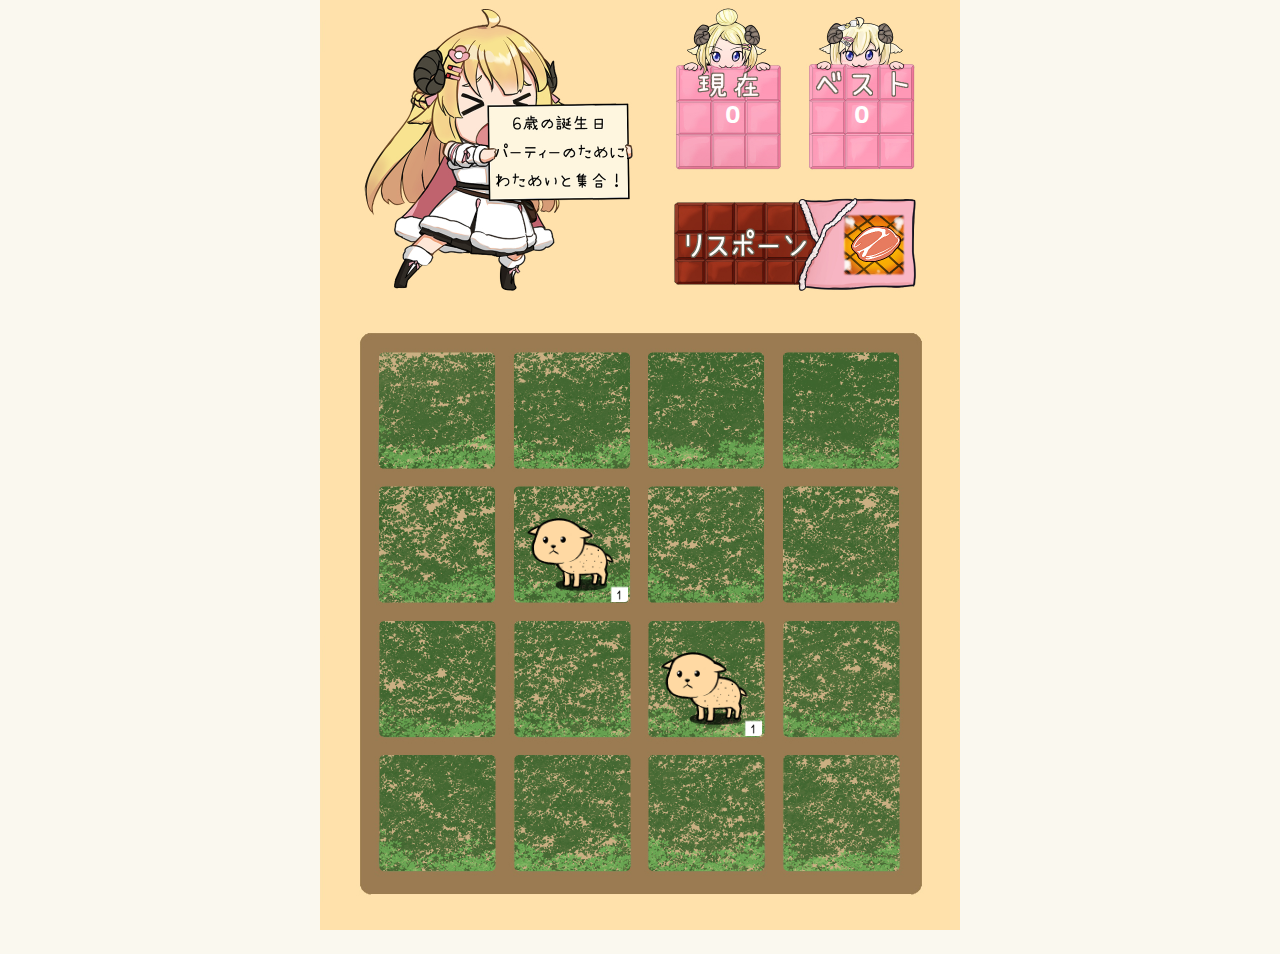
<file: index.html>
<!DOCTYPE html>
<html>
<head>
  <meta charset="utf-8">
  <title>2048</title>

  <link href="style/main.css" rel="stylesheet" type="text/css">
  <link rel="shortcut icon" href="favicon.ico">
  <link rel="apple-touch-icon" href="meta/apple-touch-icon.png">
  <link rel="apple-touch-startup-image" href="meta/apple-touch-startup-image-640x1096.png" media="(device-width: 320px) and (device-height: 568px) and (-webkit-device-pixel-ratio: 2)"> <!-- iPhone 5+ -->
  <link rel="apple-touch-startup-image" href="meta/apple-touch-startup-image-640x920.png"  media="(device-width: 320px) and (device-height: 480px) and (-webkit-device-pixel-ratio: 2)"> <!-- iPhone, retina -->
  <meta name="apple-mobile-web-app-capable" content="yes">
  <meta name="apple-mobile-web-app-status-bar-style" content="black">

  <meta name="HandheldFriendly" content="True">
  <meta name="MobileOptimized" content="320">
  <meta name="viewport" content="width=device-width, target-densitydpi=160dpi, initial-scale=1.0, maximum-scale=1, user-scalable=no, minimal-ui">
</head>
<body>
  <div class="container">
    <div class="birthday">
      <div class="birthday-bg"></div>
      <img id="fin1" src="style/img/WTM_6th_birthday_game_clear_sticker.png" />
      <img id="fin2" src="style/img/Watamate2.gif" />
      <img id="fin3" src="style/img/Watamate4.gif" />
      <img id="fin4" src="style/img/Watamate6.gif" />
      <img id="fin5" src="style/img/Watamate8.gif" />
      <img id="fin6" src="style/img/Watamate10.gif" />
      <img id="rgb" src="style/img/rgb.gif" />
    </div>
    <div class="heading">
      <h1 class="title"></h1>
      <div class="scores-container">
        <div class="score-container">0</div>
        <div class="best-container">0</div>
      </div>
    </div>

    <div class="above-game">
      <p class="game-intro"></p>
      <a class="restart-button"></a>
    </div>

    <div class="game-container">
      <div class="game-message">
        <div class="barbecue"><img src="style/img/renew.png"></div>
        <p></p>
        <div class="lower">
	        <a class="keep-playing-button">Keep going</a>
          <a class="retry-button">Try again</a>
        </div>
      </div>

      <div class="grid-container">
        <div class="grid-row">
          <div class="grid-cell"></div>
          <div class="grid-cell"></div>
          <div class="grid-cell"></div>
          <div class="grid-cell"></div>
        </div>
        <div class="grid-row">
          <div class="grid-cell"></div>
          <div class="grid-cell"></div>
          <div class="grid-cell"></div>
          <div class="grid-cell"></div>
        </div>
        <div class="grid-row">
          <div class="grid-cell"></div>
          <div class="grid-cell"></div>
          <div class="grid-cell"></div>
          <div class="grid-cell"></div>
        </div>
        <div class="grid-row">
          <div class="grid-cell"></div>
          <div class="grid-cell"></div>
          <div class="grid-cell"></div>
          <div class="grid-cell"></div>
        </div>
      </div>

      <div class="tile-container">

      </div>
    </div>
  </div>

  <script src="js/bind_polyfill.js"></script>
  <script src="js/classlist_polyfill.js"></script>
  <script src="js/animframe_polyfill.js"></script>
  <script src="js/keyboard_input_manager.js"></script>
  <script src="js/html_actuator.js"></script>
  <script src="js/grid.js"></script>
  <script src="js/tile.js"></script>
  <script src="js/local_storage_manager.js"></script>
  <script src="js/game_manager.js"></script>
  <script src="js/application.js"></script>
</body>
</html>
</file>
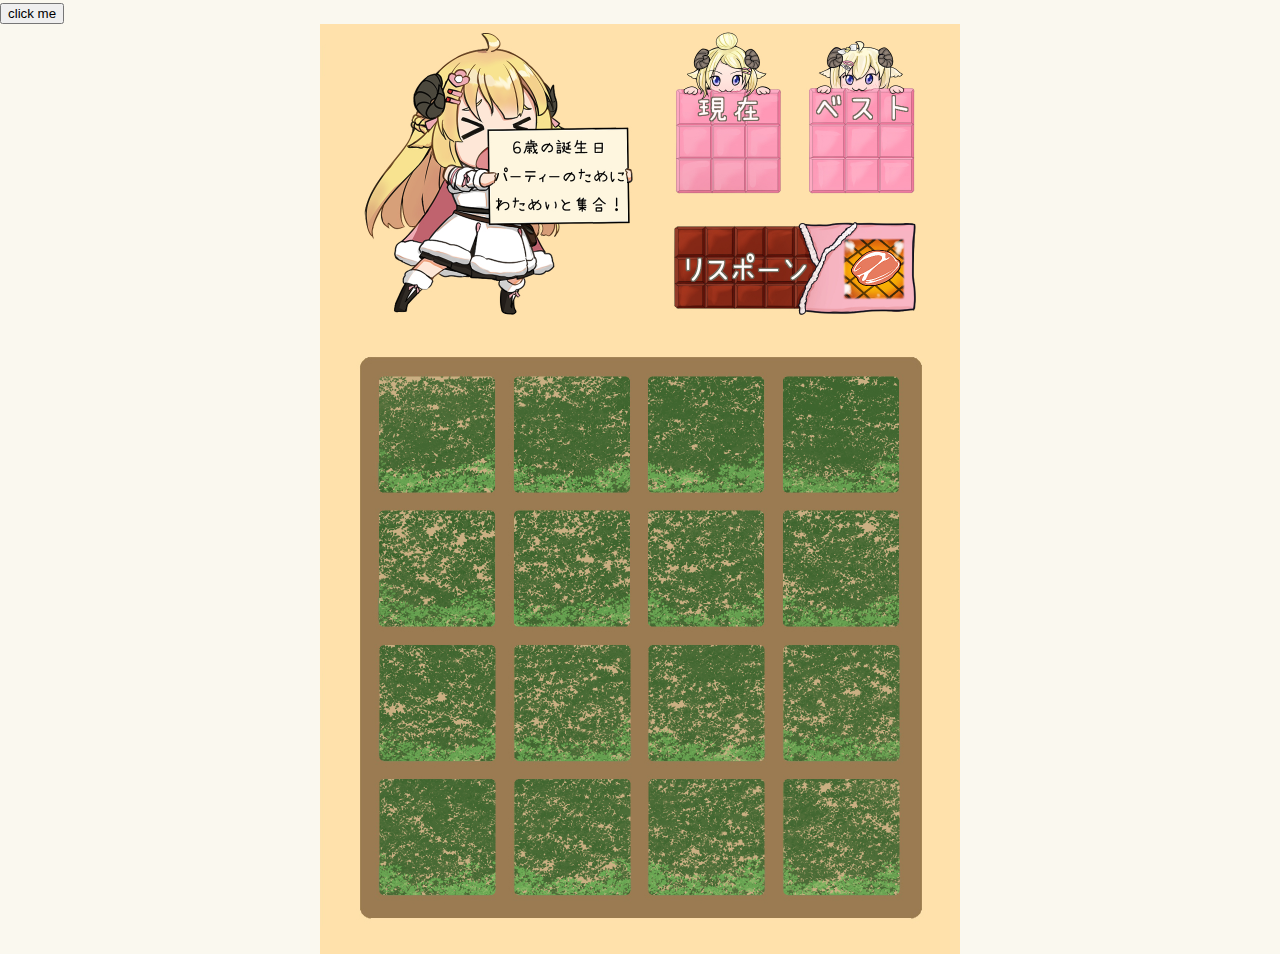
<file: test.html>
<!DOCTYPE html>
<html lang="en">
<head>
    <meta charset="UTF-8">
    <title>Title</title>
    <link href="style/main.css" rel="stylesheet" type="text/css">
</head>
<body>
    <button id="btn" onclick="btn()">click me</button>
    <div class="container">
        <div class="birthday">
            <div class="birthday-bg"></div>
            <img id="fin1" src="style/img/WTM_6th_birthday_game_clear_sticker.png" />
            <img id="fin2" src="style/img/Watamate2.gif" />
            <img id="fin3" src="style/img/Watamate4.gif" />
            <img id="fin4" src="style/img/Watamate6.gif" />
            <img id="fin5" src="style/img/Watamate8.gif" />
            <img id="fin6" src="style/img/Watamate10.gif" />
            <img id="rgb" src="style/img/rgb.gif" />
        </div>
    </div>
    <script>
        function btn() {
            console.log('btn clicked');
            document.querySelector('.birthday').style.display = "block";
        }
    </script>
</body>
</html>
</file>
<file: style/main.css>
@import "fonts/clear-sans.css";
html, body {
  margin: 0;
  padding: 0;
  background: #faf8ef;
  color: #776E65;
  font-family: "Clear Sans", "Helvetica Neue", Arial, sans-serif;
  font-size: 18px;
}

body {
  height: 100vh;
}

.heading:after {
  content: "";
  display: block;
  clear: both;
}

h1.title {
  font-size: 80px;
  font-weight: bold;
  margin: 0;
  display: block;
  float: left;
}

@-webkit-keyframes move-up {
  0% {
    top: 25px;
    opacity: 1;
  }
  100% {
    top: -50px;
    opacity: 0;
  }
}
@-moz-keyframes move-up {
  0% {
    top: 25px;
    opacity: 1;
  }
  100% {
    top: -50px;
    opacity: 0;
  }
}
@keyframes move-up {
  0% {
    top: 25px;
    opacity: 1;
  }
  100% {
    top: -50px;
    opacity: 0;
  }
}
.scores-container {
  margin-top: 75px;
  margin-right: 34px;
  float: right;
  text-align: right;
}

.score-container, .best-container {
  position: relative;
  display: inline-block;
  padding: 15px 0px;
  font-size: 25px;
  height: 25px;
  line-height: 47px;
  font-weight: bold;
  border-radius: 3px;
  color: white;
  width: 120px;
  text-align: center;
  margin-right: 4px;
}
.score-container:after, .best-container:after {
  position: absolute;
  width: 100%;
  top: 10px;
  left: 0;
  text-transform: uppercase;
  font-size: 13px;
  line-height: 13px;
  text-align: center;
  color: #eee4da;
}
.score-container .score-addition, .best-container .score-addition {
  position: absolute;
  right: 30px;
  color: red;
  font-size: 25px;
  line-height: 25px;
  font-weight: bold;
  color: rgba(119, 110, 101, 0.9);
  z-index: 100;
  display: none;
  -webkit-animation: move-up 600ms ease-in;
  -moz-animation: move-up 600ms ease-in;
  animation: move-up 600ms ease-in;
  -webkit-animation-fill-mode: both;
  -moz-animation-fill-mode: both;
  animation-fill-mode: both;
}

p {
  margin-top: 0;
  margin-bottom: 10px;
  line-height: 1.65;
}

a {
  color: #776E65;
  font-weight: bold;
  text-decoration: underline;
  cursor: pointer;
}

strong.important {
  text-transform: uppercase;
}

hr {
  border: none;
  border-bottom: 1px solid #d8d4d0;
  margin-top: 20px;
  margin-bottom: 30px;
}

.container {
  width: 640px;
  height: 930px;
  margin: 0 auto;
  background-image: url("img/apple-touch-startup-image-1280x1860.jpg");
  background-size: auto 100%;
  background-repeat: no-repeat;
  background-position: center;
}

@-webkit-keyframes fade-in {
  0% {
    opacity: 0;
  }
  100% {
    opacity: 1;
  }
}
@-moz-keyframes fade-in {
  0% {
    opacity: 0;
  }
  100% {
    opacity: 1;
  }
}
@keyframes fade-in {
  0% {
    opacity: 0;
  }
  100% {
    opacity: 1;
  }
}
@-webkit-keyframes fade-out {
  to {
    opacity: 0;
  }
}
@-moz-keyframes fade-out {
  to {
    opacity: 0;
  }
}
@keyframes fade-out {
  to {
    opacity: 0;
  }
}
@-webkit-keyframes boom {
  0% {
    width: 0;
  }
  50% {
    width: 100%;
  }
  100% {
    width: 20%;
  }
}
@-moz-keyframes boom {
  0% {
    width: 0;
  }
  50% {
    width: 100%;
  }
  100% {
    width: 20%;
  }
}
@keyframes boom {
  0% {
    width: 0;
  }
  50% {
    width: 100%;
  }
  100% {
    width: 20%;
  }
}
.game-container {
  margin-top: 23px;
  position: relative;
  padding: 40px 60px;
  cursor: default;
  -webkit-touch-callout: none;
  -ms-touch-callout: none;
  -webkit-user-select: none;
  -moz-user-select: none;
  -ms-user-select: none;
  -ms-touch-action: none;
  touch-action: none;
  border-radius: 6px;
  width: 640px;
  height: 640px;
  -webkit-box-sizing: border-box;
  -moz-box-sizing: border-box;
  box-sizing: border-box;
}
.game-container .game-message {
  display: none;
  position: absolute;
  top: 0;
  right: 0;
  bottom: 0;
  left: 0;
  background: rgba(238, 228, 218, 0.5);
  z-index: 100;
  text-align: center;
  -webkit-animation: fade-in 800ms ease 600ms;
  -moz-animation: fade-in 800ms ease 600ms;
  animation: fade-in 800ms ease 600ms;
  -webkit-animation-fill-mode: both;
  -moz-animation-fill-mode: both;
  animation-fill-mode: both;
}
.game-container .game-message p {
  font-size: 60px;
  font-weight: bold;
  height: 60px;
  line-height: 60px;
  margin-top: 222px;
}
.game-container .game-message .lower {
  display: block;
  margin-top: 59px;
}
.game-container .game-message a {
  display: inline-block;
  background: #8f7a66;
  border-radius: 3px;
  padding: 0 20px;
  text-decoration: none;
  color: #f9f6f2;
  height: 40px;
  line-height: 42px;
  margin-left: 9px;
  display: none;
}
.game-container .game-message a.keep-playing-button {
  display: none;
}
.game-container .game-message.game-won {
  background: rgba(237, 194, 46, 0.5);
  color: #f9f6f2;
}
.game-container .game-message.game-won a.keep-playing-button {
  display: inline-block;
}
.game-container .game-message.game-won, .game-container .game-message.game-over {
  display: block;
}

.grid-container {
  position: absolute;
  z-index: 1;
}

.grid-row {
  margin-bottom: 20px;
}
.grid-row:last-child {
  margin-bottom: 0;
}
.grid-row:after {
  content: "";
  display: block;
  clear: both;
}

.grid-cell {
  width: 114px;
  height: 114px;
  margin-right: 20px;
  float: left;
  border-radius: 3px;
}
.grid-cell:last-child {
  margin-right: 0;
}

.tile-container {
  position: absolute;
  z-index: 2;
}

.tile, .tile .tile-inner {
  width: 114px;
  height: 114px;
  line-height: 114px;
}
.tile.tile-position-1-1 {
  -webkit-transform: translate(0px, 0px);
  -moz-transform: translate(0px, 0px);
  -ms-transform: translate(0px, 0px);
  transform: translate(0px, 0px);
}
.tile.tile-position-1-2 {
  -webkit-transform: translate(0px, 134px);
  -moz-transform: translate(0px, 134px);
  -ms-transform: translate(0px, 134px);
  transform: translate(0px, 134px);
}
.tile.tile-position-1-3 {
  -webkit-transform: translate(0px, 268px);
  -moz-transform: translate(0px, 268px);
  -ms-transform: translate(0px, 268px);
  transform: translate(0px, 268px);
}
.tile.tile-position-1-4 {
  -webkit-transform: translate(0px, 402px);
  -moz-transform: translate(0px, 402px);
  -ms-transform: translate(0px, 402px);
  transform: translate(0px, 402px);
}
.tile.tile-position-2-1 {
  -webkit-transform: translate(134px, 0px);
  -moz-transform: translate(134px, 0px);
  -ms-transform: translate(134px, 0px);
  transform: translate(134px, 0px);
}
.tile.tile-position-2-2 {
  -webkit-transform: translate(134px, 134px);
  -moz-transform: translate(134px, 134px);
  -ms-transform: translate(134px, 134px);
  transform: translate(134px, 134px);
}
.tile.tile-position-2-3 {
  -webkit-transform: translate(134px, 268px);
  -moz-transform: translate(134px, 268px);
  -ms-transform: translate(134px, 268px);
  transform: translate(134px, 268px);
}
.tile.tile-position-2-4 {
  -webkit-transform: translate(134px, 402px);
  -moz-transform: translate(134px, 402px);
  -ms-transform: translate(134px, 402px);
  transform: translate(134px, 402px);
}
.tile.tile-position-3-1 {
  -webkit-transform: translate(268px, 0px);
  -moz-transform: translate(268px, 0px);
  -ms-transform: translate(268px, 0px);
  transform: translate(268px, 0px);
}
.tile.tile-position-3-2 {
  -webkit-transform: translate(268px, 134px);
  -moz-transform: translate(268px, 134px);
  -ms-transform: translate(268px, 134px);
  transform: translate(268px, 134px);
}
.tile.tile-position-3-3 {
  -webkit-transform: translate(268px, 268px);
  -moz-transform: translate(268px, 268px);
  -ms-transform: translate(268px, 268px);
  transform: translate(268px, 268px);
}
.tile.tile-position-3-4 {
  -webkit-transform: translate(268px, 402px);
  -moz-transform: translate(268px, 402px);
  -ms-transform: translate(268px, 402px);
  transform: translate(268px, 402px);
}
.tile.tile-position-4-1 {
  -webkit-transform: translate(402px, 0px);
  -moz-transform: translate(402px, 0px);
  -ms-transform: translate(402px, 0px);
  transform: translate(402px, 0px);
}
.tile.tile-position-4-2 {
  -webkit-transform: translate(402px, 134px);
  -moz-transform: translate(402px, 134px);
  -ms-transform: translate(402px, 134px);
  transform: translate(402px, 134px);
}
.tile.tile-position-4-3 {
  -webkit-transform: translate(402px, 268px);
  -moz-transform: translate(402px, 268px);
  -ms-transform: translate(402px, 268px);
  transform: translate(402px, 268px);
}
.tile.tile-position-4-4 {
  -webkit-transform: translate(402px, 402px);
  -moz-transform: translate(402px, 402px);
  -ms-transform: translate(402px, 402px);
  transform: translate(402px, 402px);
}

.tile {
  position: absolute;
  -webkit-transition: 100ms ease-in-out;
  -moz-transition: 100ms ease-in-out;
  transition: 100ms ease-in-out;
  -webkit-transition-property: -webkit-transform;
  -moz-transition-property: -moz-transform;
  transition-property: transform;
}
.tile .tile-inner {
  border-radius: 3px;
  background: #eee4da;
  text-align: center;
  font-weight: bold;
  z-index: 10;
  font-size: 55px;
}
.tile.tile-2 .tile-inner {
  background: url("img/2.png") no-repeat;
  background-size: cover;
  box-shadow: 0 0 30px 10px rgba(243, 215, 116, 0), inset 0 0 0 1px rgba(255, 255, 255, 0);
}
.tile.tile-4 .tile-inner {
  background: url("img/4.png") no-repeat;
  background-size: cover;
  box-shadow: 0 0 30px 10px rgba(243, 215, 116, 0), inset 0 0 0 1px rgba(255, 255, 255, 0);
}
.tile.tile-8 .tile-inner {
  color: #f9f6f2;
  background: url("img/8.png") no-repeat;
  background-size: cover;
}
.tile.tile-16 .tile-inner {
  color: #f9f6f2;
  background: url("img/16.png") no-repeat;
  background-size: cover;
}
.tile.tile-32 .tile-inner {
  color: #f9f6f2;
  background: url("img/32.png") no-repeat;
  background-size: cover;
}
.tile.tile-64 .tile-inner {
  color: #f9f6f2;
  background: url("img/64.png") no-repeat;
  background-size: cover;
}
.tile.tile-128 .tile-inner {
  color: #f9f6f2;
  background: url("img/128.png") no-repeat;
  background-size: cover;
  box-shadow: 0 0 30px 10px rgba(243, 215, 116, 0.2380952381), inset 0 0 0 1px rgba(255, 255, 255, 0.1428571429);
  font-size: 45px;
}
@media screen and (max-width: 660px) {
  .tile.tile-128 .tile-inner {
    font-size: 25px;
  }
}
.tile.tile-256 .tile-inner {
  color: #f9f6f2;
  background: url("img/256.png") no-repeat;
  background-size: cover;
  box-shadow: 0 0 30px 10px rgba(243, 215, 116, 0.3174603175), inset 0 0 0 1px rgba(255, 255, 255, 0.1904761905);
  font-size: 45px;
}
@media screen and (max-width: 660px) {
  .tile.tile-256 .tile-inner {
    font-size: 25px;
  }
}
.tile.tile-512 .tile-inner {
  color: #f9f6f2;
  background: url("img/512.png") no-repeat;
  background-size: cover;
  box-shadow: 0 0 30px 10px rgba(243, 215, 116, 0.3968253968), inset 0 0 0 1px rgba(255, 255, 255, 0.2380952381);
  font-size: 45px;
}
@media screen and (max-width: 660px) {
  .tile.tile-512 .tile-inner {
    font-size: 25px;
  }
}
.tile.tile-1024 .tile-inner {
  color: #f9f6f2;
  background: url("img/1024.png") no-repeat;
  background-size: cover;
  box-shadow: 0 0 30px 10px rgba(243, 215, 116, 0.4761904762), inset 0 0 0 1px rgba(255, 255, 255, 0.2857142857);
  font-size: 35px;
}
@media screen and (max-width: 660px) {
  .tile.tile-1024 .tile-inner {
    font-size: 15px;
  }
}
.tile.tile-2048 .tile-inner {
  color: #f9f6f2;
  background: url("img/2048.png") no-repeat;
  background-size: cover;
  box-shadow: 0 0 30px 10px rgba(243, 215, 116, 0.5555555556), inset 0 0 0 1px rgba(255, 255, 255, 0.3333333333);
  font-size: 35px;
}
@media screen and (max-width: 660px) {
  .tile.tile-2048 .tile-inner {
    font-size: 15px;
  }
}
.tile.tile-super .tile-inner {
  color: #f9f6f2;
  background: #3c3a33;
  font-size: 30px;
}
@media screen and (max-width: 660px) {
  .tile.tile-super .tile-inner {
    font-size: 10px;
  }
}

@-webkit-keyframes appear {
  0% {
    opacity: 0;
    -webkit-transform: scale(0);
    -moz-transform: scale(0);
    -ms-transform: scale(0);
    transform: scale(0);
  }
  100% {
    opacity: 1;
    -webkit-transform: scale(1);
    -moz-transform: scale(1);
    -ms-transform: scale(1);
    transform: scale(1);
  }
}
@-moz-keyframes appear {
  0% {
    opacity: 0;
    -webkit-transform: scale(0);
    -moz-transform: scale(0);
    -ms-transform: scale(0);
    transform: scale(0);
  }
  100% {
    opacity: 1;
    -webkit-transform: scale(1);
    -moz-transform: scale(1);
    -ms-transform: scale(1);
    transform: scale(1);
  }
}
@keyframes appear {
  0% {
    opacity: 0;
    -webkit-transform: scale(0);
    -moz-transform: scale(0);
    -ms-transform: scale(0);
    transform: scale(0);
  }
  100% {
    opacity: 1;
    -webkit-transform: scale(1);
    -moz-transform: scale(1);
    -ms-transform: scale(1);
    transform: scale(1);
  }
}
.tile-new .tile-inner {
  -webkit-animation: appear 200ms ease 100ms;
  -moz-animation: appear 200ms ease 100ms;
  animation: appear 200ms ease 100ms;
  -webkit-animation-fill-mode: backwards;
  -moz-animation-fill-mode: backwards;
  animation-fill-mode: backwards;
}

@-webkit-keyframes pop {
  0% {
    -webkit-transform: scale(0);
    -moz-transform: scale(0);
    -ms-transform: scale(0);
    transform: scale(0);
  }
  50% {
    -webkit-transform: scale(1.2);
    -moz-transform: scale(1.2);
    -ms-transform: scale(1.2);
    transform: scale(1.2);
  }
  100% {
    -webkit-transform: scale(1);
    -moz-transform: scale(1);
    -ms-transform: scale(1);
    transform: scale(1);
  }
}
@-moz-keyframes pop {
  0% {
    -webkit-transform: scale(0);
    -moz-transform: scale(0);
    -ms-transform: scale(0);
    transform: scale(0);
  }
  50% {
    -webkit-transform: scale(1.2);
    -moz-transform: scale(1.2);
    -ms-transform: scale(1.2);
    transform: scale(1.2);
  }
  100% {
    -webkit-transform: scale(1);
    -moz-transform: scale(1);
    -ms-transform: scale(1);
    transform: scale(1);
  }
}
@keyframes pop {
  0% {
    -webkit-transform: scale(0);
    -moz-transform: scale(0);
    -ms-transform: scale(0);
    transform: scale(0);
  }
  50% {
    -webkit-transform: scale(1.2);
    -moz-transform: scale(1.2);
    -ms-transform: scale(1.2);
    transform: scale(1.2);
  }
  100% {
    -webkit-transform: scale(1);
    -moz-transform: scale(1);
    -ms-transform: scale(1);
    transform: scale(1);
  }
}
@-webkit-keyframes rpop {
  0% {
    -webkit-transform: scale(0) scaleX(-1);
    -moz-transform: scale(0) scaleX(-1);
    -ms-transform: scale(0) scaleX(-1);
    transform: scale(0) scaleX(-1);
  }
  50% {
    -webkit-transform: scale(1.2) scaleX(-1);
    -moz-transform: scale(1.2) scaleX(-1);
    -ms-transform: scale(1.2) scaleX(-1);
    transform: scale(1.2) scaleX(-1);
  }
  100% {
    -webkit-transform: scale(1) scaleX(-1);
    -moz-transform: scale(1) scaleX(-1);
    -ms-transform: scale(1) scaleX(-1);
    transform: scale(1) scaleX(-1);
  }
}
@-moz-keyframes rpop {
  0% {
    -webkit-transform: scale(0) scaleX(-1);
    -moz-transform: scale(0) scaleX(-1);
    -ms-transform: scale(0) scaleX(-1);
    transform: scale(0) scaleX(-1);
  }
  50% {
    -webkit-transform: scale(1.2) scaleX(-1);
    -moz-transform: scale(1.2) scaleX(-1);
    -ms-transform: scale(1.2) scaleX(-1);
    transform: scale(1.2) scaleX(-1);
  }
  100% {
    -webkit-transform: scale(1) scaleX(-1);
    -moz-transform: scale(1) scaleX(-1);
    -ms-transform: scale(1) scaleX(-1);
    transform: scale(1) scaleX(-1);
  }
}
@keyframes rpop {
  0% {
    -webkit-transform: scale(0) scaleX(-1);
    -moz-transform: scale(0) scaleX(-1);
    -ms-transform: scale(0) scaleX(-1);
    transform: scale(0) scaleX(-1);
  }
  50% {
    -webkit-transform: scale(1.2) scaleX(-1);
    -moz-transform: scale(1.2) scaleX(-1);
    -ms-transform: scale(1.2) scaleX(-1);
    transform: scale(1.2) scaleX(-1);
  }
  100% {
    -webkit-transform: scale(1) scaleX(-1);
    -moz-transform: scale(1) scaleX(-1);
    -ms-transform: scale(1) scaleX(-1);
    transform: scale(1) scaleX(-1);
  }
}
.tile-merged .tile-inner {
  z-index: 20;
  -webkit-animation: pop 200ms ease 100ms;
  -moz-animation: pop 200ms ease 100ms;
  animation: pop 200ms ease 100ms;
  -webkit-animation-fill-mode: backwards;
  -moz-animation-fill-mode: backwards;
  animation-fill-mode: backwards;
}

.tile-eol {
  -webkit-animation: fade-out 100ms linear 100ms;
  -moz-animation: fade-out 100ms linear 100ms;
  animation: fade-out 100ms linear 100ms;
  -webkit-animation-fill-mode: forwards;
  -moz-animation-fill-mode: forwards;
  animation-fill-mode: forwards;
}

.above-game:after {
  content: "";
  display: block;
  clear: both;
}

.game-intro {
  float: left;
  line-height: 42px;
  margin-bottom: 0;
}

.restart-button {
  display: inline-block;
  background: #8f7a66;
  border-radius: 3px;
  padding: 0 20px;
  text-decoration: none;
  color: #f9f6f2;
  height: 40px;
  line-height: 42px;
  display: block;
  text-align: center;
  float: right;
  background: none;
  margin-top: 61px;
  margin-right: 42px;
  width: 210px;
  height: 100px;
}

.restart-button:hover {
  background: url("img/respawn_button.png");
  background-size: cover;
  animation: pulse 1s infinite;
  box-shadow: 0 0 0 2em transparent;
}

@keyframes pulse {
  0% {
    box-shadow: 0 0 0 0 #ef8f6e;
  }
}
.game-explanation {
  margin-top: 50px;
}

.container .birthday {
  height: 100%;
  width: 640px;
  z-index: 999;
  position: absolute;
  display: none;
}

.birthday-bg {
  height: 100%;
  width: 100%;
  background: url("img/redwhite.gif") no-repeat center;
  background-size: auto 100%;
  opacity: 0.5;
  position: absolute;
}

#fin1, #fin2, #fin3, #fin4, #fin5, #fin6 {
  position: absolute;
  width: 25%;
  height: auto;
}

#fin1 {
  width: 100%;
  height: auto;
  margin-top: 150px;
  -webkit-animation: fade-in 5s ease 2s;
  -moz-animation: fade-in 5s ease 2s;
  animation: fade-in 5s ease 2s;
  -webkit-animation-fill-mode: backwards;
  -moz-animation-fill-mode: backwards;
  animation-fill-mode: backwards;
}

#fin2 {
  left: 50px;
  top: 170px;
  transform: scaleX(-1);
  -webkit-animation: rpop 500ms ease 600ms;
  -moz-animation: rpop 500ms ease 600ms;
  animation: rpop 500ms ease 600ms;
  -webkit-animation-fill-mode: backwards;
  -moz-animation-fill-mode: backwards;
  animation-fill-mode: backwards;
}

#fin3 {
  left: 470px;
  top: 730px;
  -webkit-animation: pop 500ms ease 800ms;
  -moz-animation: pop 500ms ease 800ms;
  animation: pop 500ms ease 800ms;
  -webkit-animation-fill-mode: backwards;
  -moz-animation-fill-mode: backwards;
  animation-fill-mode: backwards;
}

#fin4 {
  left: 50px;
  top: 730px;
  transform: scaleX(-1);
  -webkit-animation: rpop 500ms ease 1000ms;
  -moz-animation: rpop 500ms ease 1000ms;
  animation: rpop 500ms ease 1000ms;
  -webkit-animation-fill-mode: backwards;
  -moz-animation-fill-mode: backwards;
  animation-fill-mode: backwards;
}

#fin5 {
  left: 470px;
  top: 170px;
  -webkit-animation: pop 500ms ease 1200ms;
  -moz-animation: pop 500ms ease 1200ms;
  animation: pop 500ms ease 1200ms;
  -webkit-animation-fill-mode: backwards;
  -moz-animation-fill-mode: backwards;
  animation-fill-mode: backwards;
}

#fin6 {
  left: 256px;
  top: 100px;
  -webkit-animation: pop 500ms ease 1400ms;
  -moz-animation: pop 500ms ease 1400ms;
  animation: pop 500ms ease 1400ms;
  -webkit-animation-fill-mode: backwards;
  -moz-animation-fill-mode: backwards;
  animation-fill-mode: backwards;
}

#rgb {
  position: absolute;
  width: 100%;
  height: auto;
  left: 0px;
  top: 15px;
  -webkit-animation: pop 1000ms ease 7s;
  -moz-animation: pop 1000ms ease 7s;
  animation: pop 1000ms ease 7s;
  -webkit-animation-fill-mode: backwards;
  -moz-animation-fill-mode: backwards;
  animation-fill-mode: backwards;
}

.barbecue {
  display: none;
}
.barbecue img {
  width: 20%;
}

.game-over .barbecue {
  display: block;
}
.game-over .barbecue img {
  position: absolute;
  left: 0;
  right: 0;
  top: 10%;
  margin: auto;
  z-index: 100;
  -webkit-animation: boom 3s linear 600ms, shake 500ms linear 3600ms infinite;
  -moz-animation: boom 3s linear 600ms, shake 500ms linear 3600ms infinite;
  animation: boom 3s linear 600ms, shake 500ms linear 3600ms infinite;
  -webkit-animation-fill-mode: forwards;
  -moz-animation-fill-mode: forwards;
  animation-fill-mode: forwards;
}

@keyframes shake {
  0% {
    transform: translate(1px, 1px) rotate(0deg);
  }
  10% {
    transform: translate(-1px, -2px) rotate(-1deg);
  }
  20% {
    transform: translate(-3px, 0px) rotate(1deg);
  }
  30% {
    transform: translate(3px, 2px) rotate(0deg);
  }
  40% {
    transform: translate(1px, -1px) rotate(1deg);
  }
  50% {
    transform: translate(-1px, 2px) rotate(-1deg);
  }
  60% {
    transform: translate(-3px, 1px) rotate(0deg);
  }
  70% {
    transform: translate(3px, 1px) rotate(-1deg);
  }
  80% {
    transform: translate(-1px, -1px) rotate(1deg);
  }
  90% {
    transform: translate(1px, 2px) rotate(0deg);
  }
  100% {
    transform: translate(1px, -2px) rotate(-1deg);
  }
}

/*# sourceMappingURL=main.css.map */
</file>
